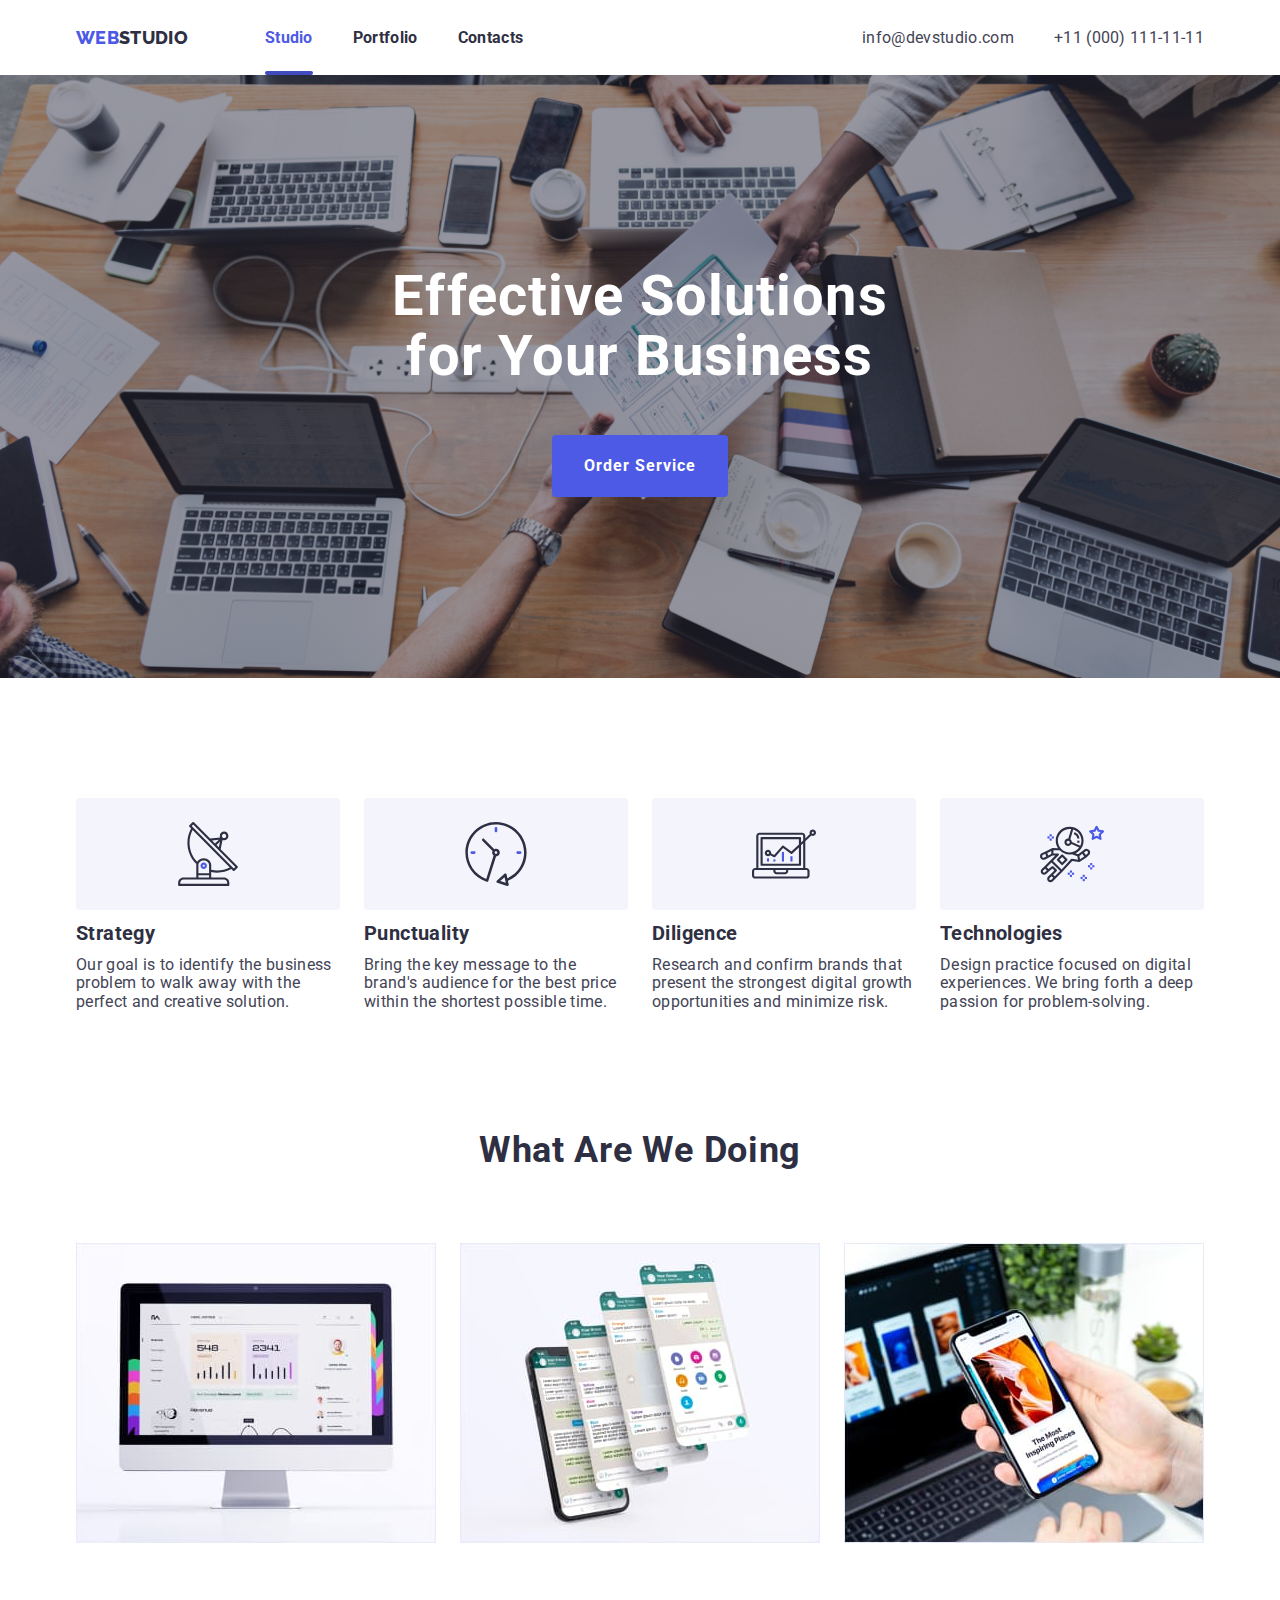
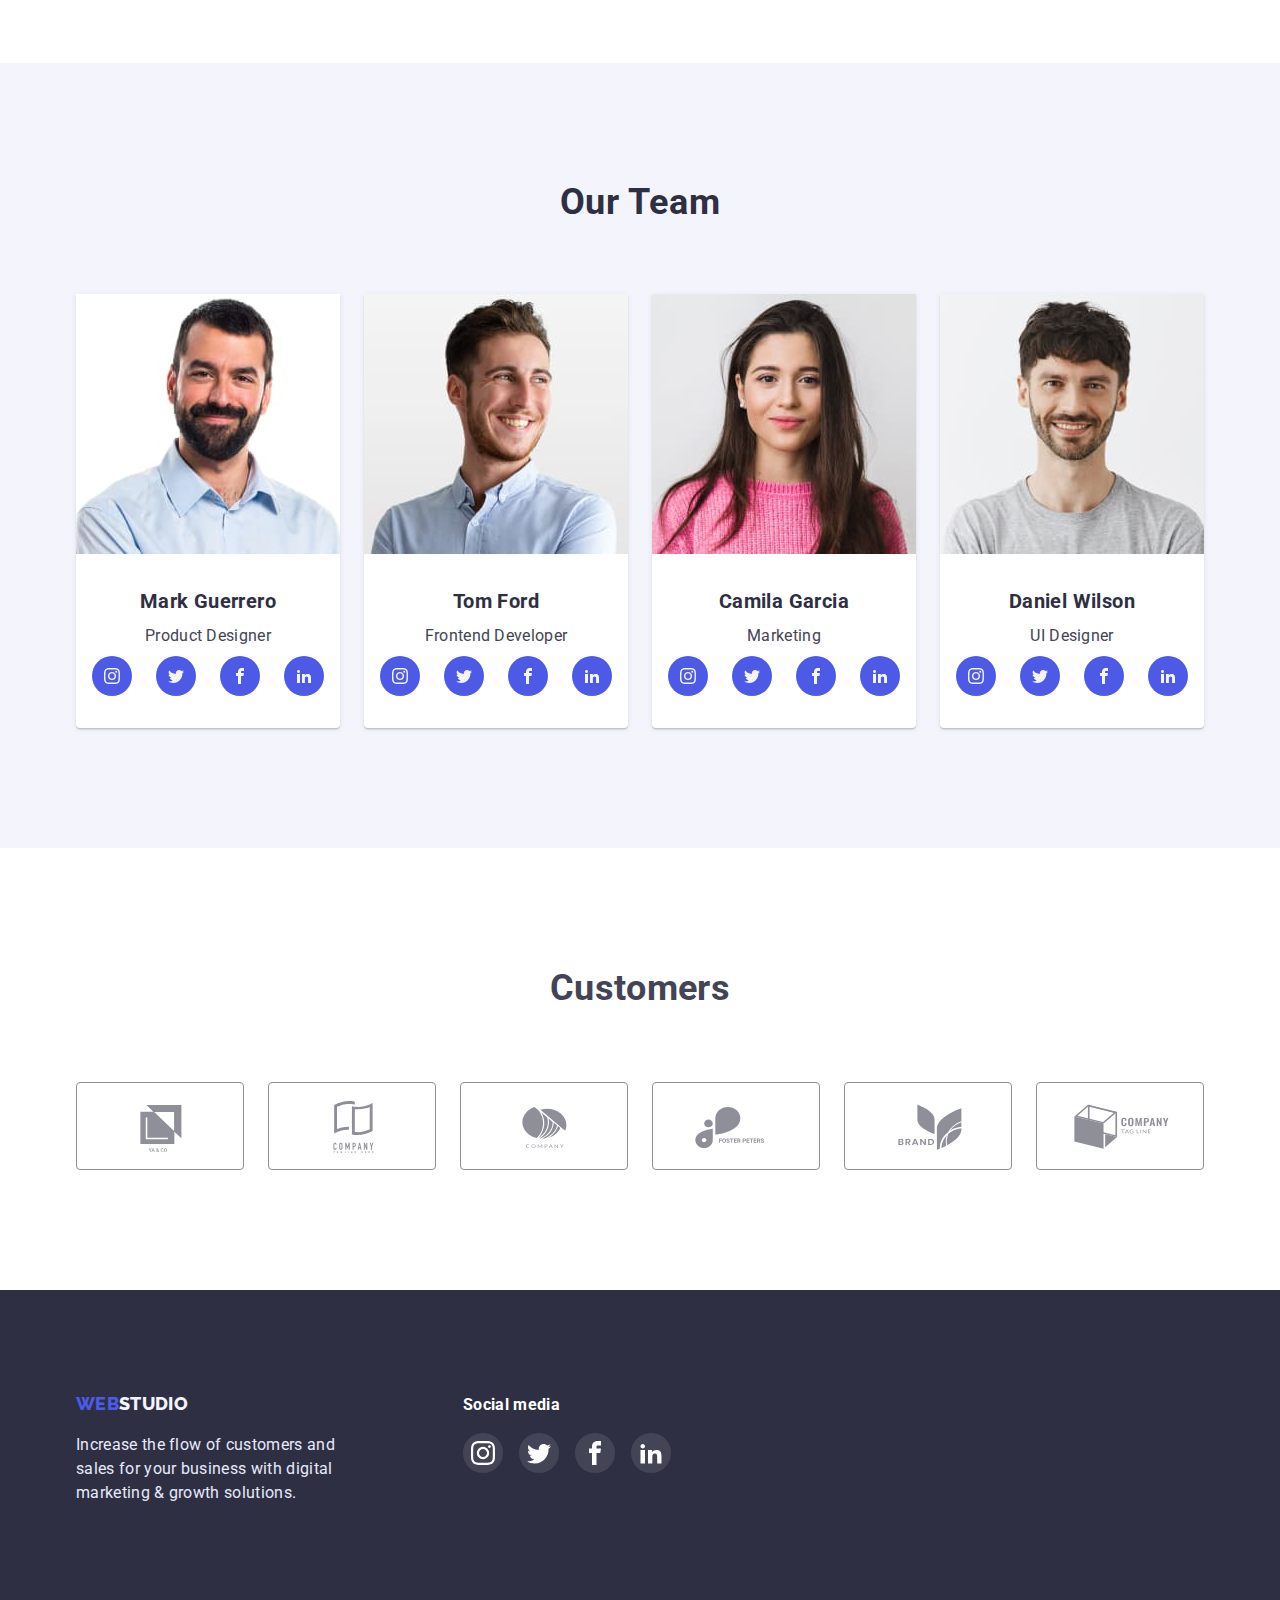
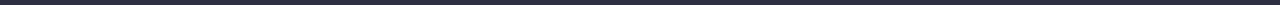
<file: index.html>
<!DOCTYPE html>
<html lang="en">
  <head>
    <meta charset="UTF-8">
    <meta http-equiv="X-UA-Compatible" content="IE=edge">
    <meta name="viewport" content="width=device-width, initial-scale=1.0">
    <title>WebStudio</title>
    <link rel="stylesheet" href="./css/modern-normalize.css">
    <link rel="stylesheet" href="https://cdnjs.cloudflare.com/ajax/libs/modern-normalize/1.1.0/modern-normalize.min.css" integrity="sha512-wpPYUAdjBVSE4KJnH1VR1HeZfpl1ub8YT/NKx4PuQ5NmX2tKuGu6U/JRp5y+Y8XG2tV+wKQpNHVUX03MfMFn9Q==" crossorigin="anonymous" referrerpolicy="no-referrer" />
    <link rel="stylesheet" href="./css/style.css">
    <link rel="preconnect" href="https://fonts.googleapis.com">
    <link rel="preconnect" href="https://fonts.gstatic.com" crossorigin>
    <link href="https://fonts.googleapis.com/css2?family=Raleway:wght@800&family=Roboto:wght@400;500;700;900&display=swap" rel="stylesheet">
  </head>
  <body>
    <header class="head-main">
      <!-- logo site -->
      <div class="container top-line">
        <a href="./index.html" class="logo"><span class="logoweb">Web</span>Studio</a>
        <!-- navigation -->
      <nav class="nav-list-site">
        <ul class="nav-site" >
          <li class="pages-nav"><a class="link-nav current" href="./index.html">Studio</a></li>
          <li class="pages-nav"><a class="link-nav" href="./portfolio.html">Portfolio</a></li>
          <li class="pages-nav"><a class="link-nav" href="#">Contacts</a></li>
        </ul>
      </nav>
      <ul class="nav-contacts">
        <li class="connection"><a class="contacts mail" href="mailto:info@devstudio.com">info@devstudio.com</a></li>
        <li class="connection"><a class="contacts tel" href="tell:+110001111111">+11 (000) 111-11-11</a></li>
      </ul>
      </div>
    </header>
    <main>
      <!-- button -->

      <!-- modal window -->
      <div class="backdrop is-hidden" data-modal>
        <div class="modal">
          <button class="close-black" data-modal-close>
            <svg class="svg-close-black">
              <use href="./images/symbol-defs.svg#close-black"></use>
            </svg>
          </button>
        </div>
      </div>
      <!-- order button -->
      <section class="hero">
        <div class="container">
          <h1 class="title-but">Effective Solutions for Your Business</h1>
          <button type="button" class="order-button" data-modal-open>Order Service</button>
        </div>
      </section>
      <!-- features -->
      <section class="features-list">
        <div class="container">
          <h2 class="visually-hidden">our features</h2>
        <ul class="basic-list-features">
          <li class="text-features">
            <div class="qualities-icon">
              <svg class="icon-group" width="64" height="64">
                  <use href="./images/symbol-defs.svg#antenna"></use>
              </svg>
          </div>
            <h3 class="subsection-title">Strategy</h3>
            <p>
              Our goal is to identify the business problem to walk away with the
              perfect and creative solution.
            </p>
          </li>
          <li class="text-features">
            <div class="qualities-icon">
              <svg class="icon-group" width="64" height="64">
                  <use href="./images/symbol-defs.svg#clock"></use>
              </svg>
          </div>
            <h3 class="subsection-title">Punctuality</h3>
            <p>
              Bring the key message to the brand's audience for the best price
              within the shortest possible time.
            </p>
          </li>
          <li class="text-features">
            <div class="qualities-icon">
              <svg class="icon-group" width="64" height="64">
                  <use href="./images/symbol-defs.svg#diagram"></use>
              </svg>
          </div>
            <h3 class="subsection-title">Diligence</h3>
            <p>
              Research and confirm brands that present the strongest digital
              growth opportunities and minimize risk.
            </p>
          </li>
          <li class="text-features">
            <div class="qualities-icon">
              <svg class="icon-group" width="64" height="64">
                  <use href="./images/symbol-defs.svg#astronaut"></use>
              </svg>
          </div>
            <h3 class="subsection-title">Technologies</h3>
            <p>
              Design practice focused on digital experiences. We bring forth a
              deep passion for problem-solving.
            </p>
          </li>
        </ul>
        </div>
      </section>
      <section class="doing">
       <div class="container">
        <h2 class="second-title">What are we doing</h2>
        <ul class="samples">
          <li class="item-samples">
            <img 
            src="./images/comp.jpg" 
            alt="comp" 
            width="360" 
            height="300" 
            />
          </li>
          <li class="item-samples">
            <img
              src="./images/teleph.jpg"
              alt="telephone"
              width="360"
              height="300"
            />
          </li>
          <li class="item-samples">
            <img
              src="./images/telcomp.jpg"
              alt="computer and telephone"
              width="360"
              height="300"
            />
          </li>
        </ul>
       </div>
      </section>
      <section class="team">
        <div class="container">
          <h2 class="second-title">Our Team</h2>
        <ul class="our-team">
          <li class="member">
            <img
              src="./images/mark.jpg"
              alt="Mark Guerrero"
              width="264"
              height="260"
            />
            <div class="container-member">
              <h3 class="subsection-title team-name">Mark Guerrero</h3>
              <p class="our-work team-name">Product Designer</p>
              <ul class="team-soc-list">
                <li class="team-soc-item">
                    <a href="https://www.instagram.com/" class="team-soc-link">
                        <svg class="team-soc-icon" width="16" height="16">
                            <use href="./images/symbol-defs.svg#instagram">    
                            </use>
                        </svg>
                    </a>
                </li>
                <li class="team-soc-item">
                    <a href="https://twitter.com/" class="team-soc-link">
                        <svg class="team-soc-icon" width="16" height="16">
                            <use href="./images/symbol-defs.svg#twitter">
                            </use>
                        </svg>
                    </a>
                </li>
                <li class="team-soc-item">
                    <a href="https://uk-ua.facebook.com/" class="team-soc-link">
                        <svg class="team-soc-icon" width="16" height="16">
                            <use href="./images/symbol-defs.svg#facebook">
                            </use>
                        </svg>
                    </a>
                </li>
                <li class="team-soc-item">
                    <a href="https://ua.linkedin.com/" class="team-soc-link">
                        <svg class="team-soc-icon" width="16" height="16">
                            <use href="./images/symbol-defs.svg#linkedin2">
                            </use>
                        </svg>
                    </a>
                </li>
            </ul>
            </div>
          </li>
          <li class="member">
            <img
              src="./images/tom.jpg"
              alt="Tom Ford"
              width="264"
              height="260"
            />
            <div class="container-member">
              <h3 class="subsection-title team-name">Tom Ford</h3>
              <p class="our-work team-name">Frontend Developer</p>
              <ul class="team-soc-list">
                <li class="team-soc-item">
                    <a href="https://www.instagram.com/" class="team-soc-link">
                        <svg class="team-soc-icon" width="16" height="16">
                            <use href="./images/symbol-defs.svg#instagram">    
                            </use>
                        </svg>
                    </a>
                </li>
                <li class="team-soc-item">
                    <a href="https://twitter.com/" class="team-soc-link">
                        <svg class="team-soc-icon" width="16" height="16">
                            <use href="./images/symbol-defs.svg#twitter">
                            </use>
                        </svg>
                    </a>
                </li>
                <li class="team-soc-item">
                    <a href="https://uk-ua.facebook.com/" class="team-soc-link">
                        <svg class="team-soc-icon" width="16" height="16">
                            <use href="./images/symbol-defs.svg#facebook">
                            </use>
                        </svg>
                    </a>
                </li>
                <li class="team-soc-item">
                    <a href="https://ua.linkedin.com/" class="team-soc-link">
                        <svg class="team-soc-icon" width="16" height="16">
                            <use href="./images/symbol-defs.svg#linkedin2">
                            </use>
                        </svg>
                    </a>
                </li>
            </ul>
            </div>
          </li>
          <li class="member">
            <img
              src="./images/camila.jpg"
              alt="Camila Garcia"
              width="264"
              height="260"
            />
            <div class="container-member">
              <h3 class="subsection-title team-name">Camila Garcia</h3>
              <p class="our-work team-name">Marketing</p>
              <ul class="team-soc-list">
                <li class="team-soc-item">
                    <a href="https://www.instagram.com/" class="team-soc-link">
                        <svg class="team-soc-icon" width="16" height="16">
                            <use href="./images/symbol-defs.svg#instagram">    
                            </use>
                        </svg>
                    </a>
                </li>
                <li class="team-soc-item">
                    <a href="https://twitter.com/" class="team-soc-link">
                        <svg class="team-soc-icon" width="16" height="16">
                            <use href="./images/symbol-defs.svg#twitter">
                            </use>
                        </svg>
                    </a>
                </li>
                <li class="team-soc-item">
                    <a href="https://uk-ua.facebook.com/" class="team-soc-link">
                        <svg class="team-soc-icon" width="16" height="16">
                            <use href="./images/symbol-defs.svg#facebook">
                            </use>
                        </svg>
                    </a>
                </li>
                <li class="team-soc-item">
                    <a href="https://ua.linkedin.com/" class="team-soc-link">
                        <svg class="team-soc-icon" width="16" height="16">
                            <use href="./images/symbol-defs.svg#linkedin2">
                            </use>
                        </svg>
                    </a>
                </li>
            </ul>
            </div>
          </li>
          <li class="member">
            <img
              src="./images/daniel.jpg"
              alt="Daniel Wilson"
              width="264"
              height="260"
            />
            <div class="container-member">
              <h3 class="subsection-title team-name">Daniel Wilson</h3>
              <p class="our-work team-name">UI Designer</p>
              <ul class="team-soc-list">
                <li class="team-soc-item">
                    <a href="https://www.instagram.com/" class="team-soc-link">
                        <svg class="team-soc-icon" width="16" height="16">
                            <use href="./images/symbol-defs.svg#instagram">    
                            </use>
                        </svg>
                    </a>
                </li>
                <li class="team-soc-item">
                    <a href="https://twitter.com/" class="team-soc-link">
                        <svg class="team-soc-icon" width="16" height="16">
                            <use href="./images/symbol-defs.svg#twitter">
                            </use>
                        </svg>
                    </a>
                </li>
                <li class="team-soc-item">
                    <a href="https://uk-ua.facebook.com/" class="team-soc-link">
                        <svg class="team-soc-icon" width="16" height="16">
                            <use href="./images/symbol-defs.svg#facebook">
                            </use>
                        </svg>
                    </a>
                </li>
                <li class="team-soc-item">
                    <a href="https://ua.linkedin.com/" class="team-soc-link">
                        <svg class="team-soc-icon" width="16" height="16">
                            <use href="./images/symbol-defs.svg#linkedin2">
                            </use>
                        </svg>
                    </a>
                </li>
            </ul>
            </div>
          </li>
        </ul>
        </div>
      </section>
      <section class="customers">
        <div class="container">
            <h2 class="customers-title">Customers</h2>
            <ul class="customers-list">
            <li class="customers-item">
                <a href="#" class="customers-link">
                    <svg class="customers-icon" width="104" height="56">
                        <use href="./images/symbol-defs.svg#group-one">
                        </use>
                    </svg>
                </a>
            </li>
            <li class="customers-item">
                <a href="#" class="customers-link">
                    <svg class="customers-icon" width="104" height="56">
                        <use href="./images/symbol-defs.svg#group-two">
                        </use>
                    </svg>
                </a>
            </li>
            <li class="customers-item"><a href="#" class="customers-link">
                    <svg class="customers-icon" width="104" height="56">
                        <use href="./images/symbol-defs.svg#group-three">
                        </use>
                    </svg>
                </a>
            </li>
            <li class="customers-item">
                <a href="#" class="customers-link">
                    <svg class="customers-icon" width="104" height="56">
                        <use href="./images/symbol-defs.svg#group-four">
                        </use>
                    </svg>
                </a>
            </li>
            <li class="customers-item">
                <a href="#" class="customers-link">
                    <svg class="customers-icon" width="104" height="56">
                        <use href="./images/symbol-defs.svg#logo">
                        </use>
                    </svg>
                </a>
            </li>
            <li class="customers-item">
                <a href="#" class="customers-link">
                    <svg class="customers-icon" width="104" height="56">
                        <use href="./images/symbol-defs.svg#group-five">
                        </use>
                    </svg>
                </a>
            </li>
            </ul>
        </div>
    </section>
    </main>
    <footer class="footer">
      <div class="container footer-container">
        <div class="down-site">
          <a href="./index.html" class="logo-footer"><span class="logo-back">Web</span>Studio</a>
        <p class="down">
          Increase the flow of customers and sales for your business with digital
          marketing & growth solutions.
        </p>
        </div>
        <div class="social-media">
          <p class="media-title">Social media</p>
          <ul class="media-list">
              <li class="media-list-item">
                  <a href="https://www.instagram.com/" class="media-list-link">
                      <svg class="media-list-icon" width="24" height="24">
                          <use href="./images/symbol-defs.svg#instagram">
                          </use>
                      </svg>
                  </a>
              </li>
              <li class="media-list-item">
                  <a href="https://twitter.com/" class="media-list-link">
                      <svg class="media-list-icon" width="24" height="24">
                          <use href="./images/symbol-defs.svg#twitter">
                          </use>
                      </svg>
                  </a>
              </li>
              <li class="media-list-item">
                  <a href="https://uk-ua.facebook.com/" class="media-list-link">
                      <svg class="media-list-icon" width="24" height="24">
                          <use href="./images/symbol-defs.svg#facebook">
                          </use>
                      </svg>
                  </a>
              </li>
              <li class="media-list-item">
                  <a href="https://ua.linkedin.com/" class="media-list-link">
                      <svg class="media-list-icon" width="24" height="24">
                          <use href="./images/symbol-defs.svg#linkedin2">
                          </use>
                      </svg>
                  </a>
              </li>
          </ul>
      </div>
      </div>
    </footer>
    <script src="./js/modal.js"></script>
  </body>
</html>
</file>
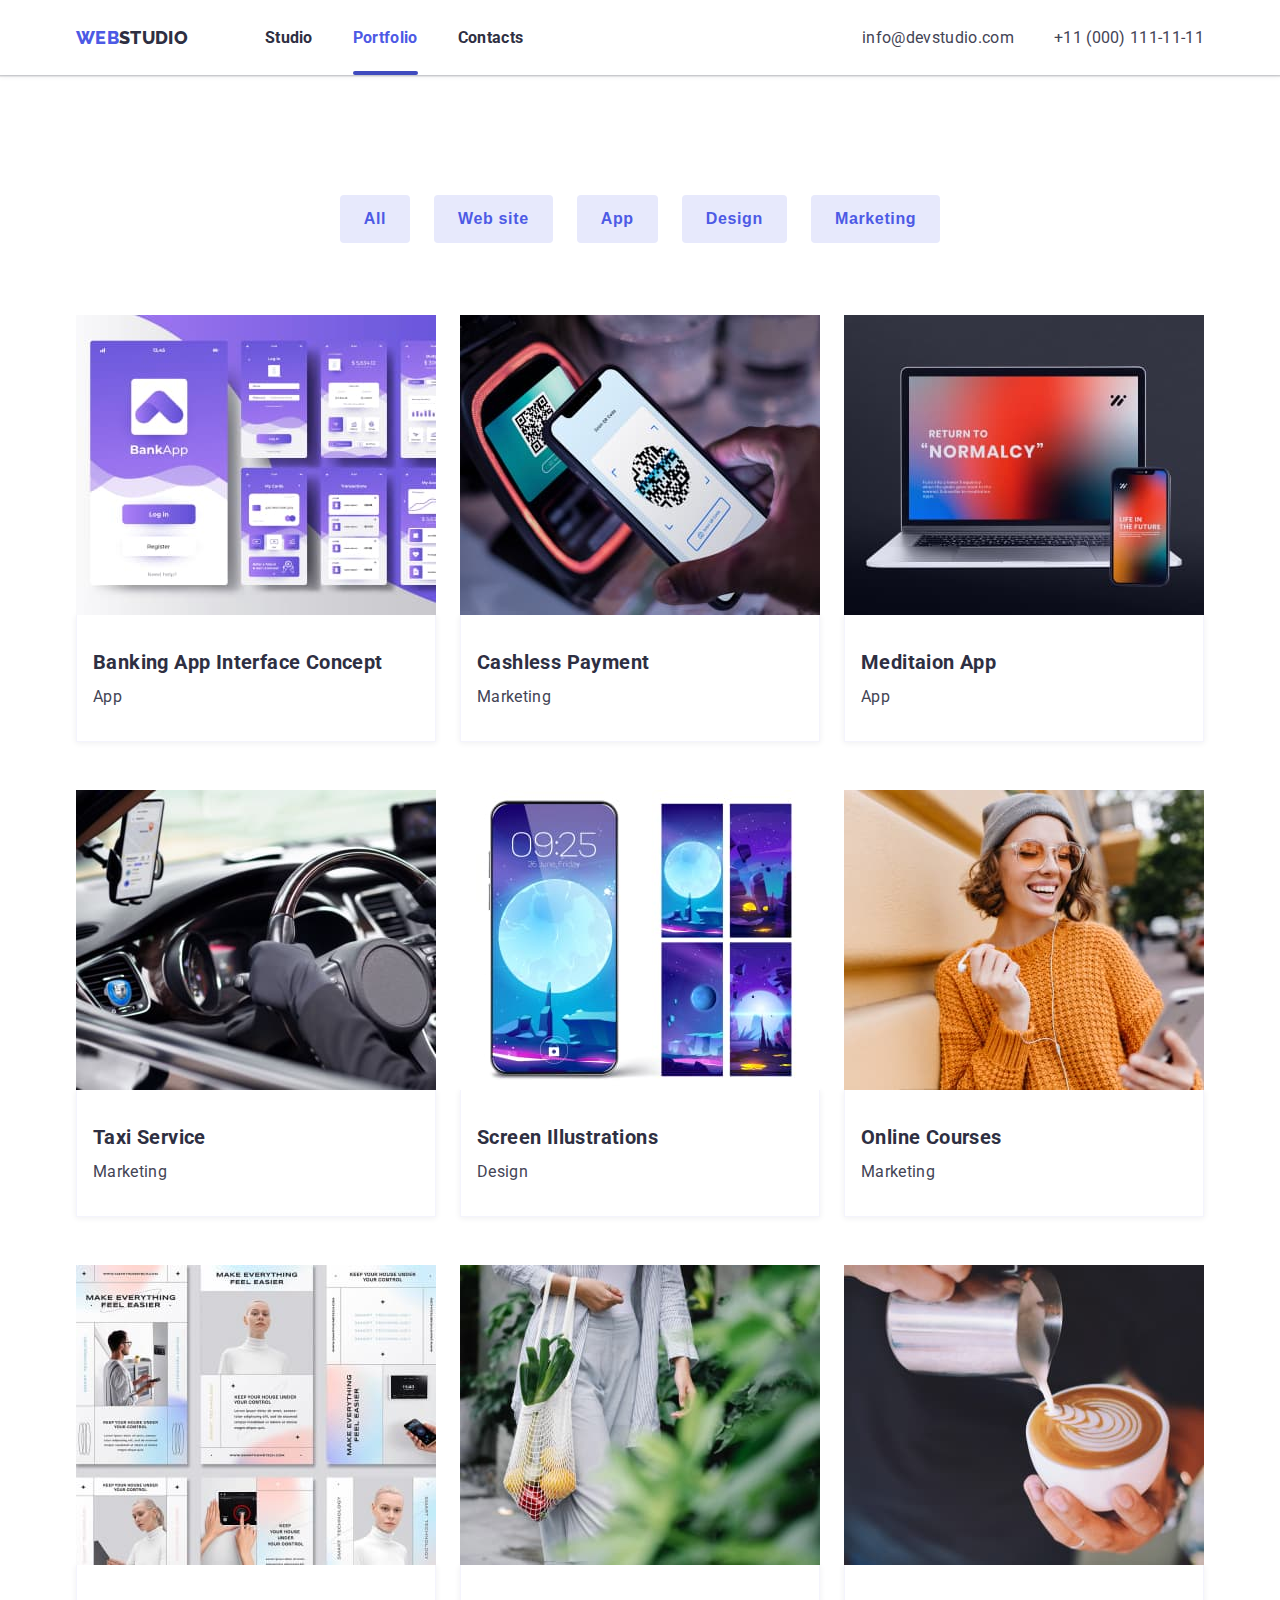
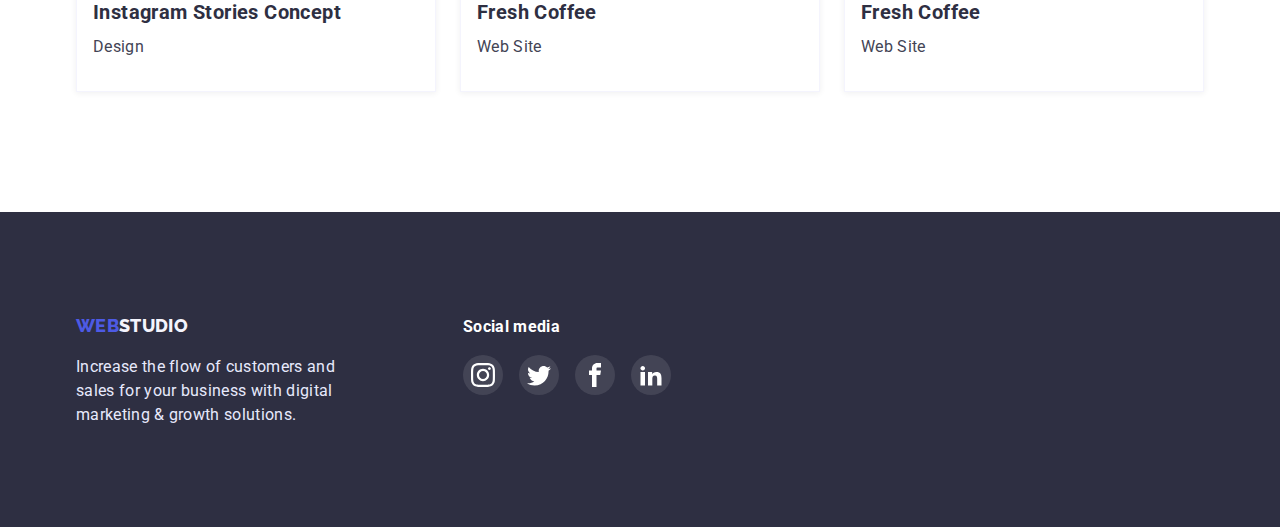
<file: portfolio.html>
<!DOCTYPE html>
<html lang="en">
  <head>
    <meta charset="UTF-8" />
    <meta http-equiv="X-UA-Compatible" content="IE=edge" />
    <meta name="viewport" content="width=device-width, initial-scale=1.0" />
    <title>Portfolio</title>
    <link rel="stylesheet" href="./css/style.css" />
    <link rel="preconnect" href="https://fonts.googleapis.com">
    <link rel="preconnect" href="https://fonts.gstatic.com" crossorigin>
    <link href="https://fonts.googleapis.com/css2?family=Raleway:wght@800&family=Roboto:wght@400;500;700;900&display=swap" rel="stylesheet">
  </head>
  <body>
    <header class="head-main">
      <!-- logo site -->
      <div class="container top-line">
        <a href="./index.html" class="logo"><span class="logoweb">Web</span>Studio</a>
        <!-- navigation -->
      <nav class="nav-list-site">
        <ul class="nav-site" >
          <li class="pages-nav"><a class="link-nav" href="./index.html">Studio</a></li>
          <li class="pages-nav"><a class="link-nav current" href="./portfolio.html">Portfolio</a></li>
          <li class="pages-nav"><a class="link-nav" href="#">Contacts</a></li>
        </ul>
      </nav>
      <ul class="nav-contacts">
        <li class="connection"><a class="contacts mail" href="mailto:info@devstudio.com">info@devstudio.com</a></li>
        <li class="connection"><a class="contacts tel" href="tell:+110001111111">+11 (000) 111-11-11</a></li>
      </ul>
      </div>
    </header>
    <main>
      <!-- button and projects-->
      <section class="buttons">
        <div class="container">
          <h1 class="visually-hidden">Portfolio</h1>
          <ul class="button-type">
            <li><button class="portfolio-button" type="button">All</button></li>
            <li><button class="portfolio-button" type="button">Web site</button></li>
            <li><button class="portfolio-button" type="button">App</button></li>
            <li><button class="portfolio-button" type="button">Design</button></li>
            <li><button class="portfolio-button" type="button">Marketing</button></li>
          </ul>
          <ul class="our-services">
            <li class="services item-portf">
              <a href="#" class="portfolio-link">
                <div class="product-discription">
                    <img class="portfolio-basic-img" src="./images/onephoto.jpg" alt="bankapp" width="360" height="300" />
                  <div class="portfolio-overlay">
                    <p class="sliding-text">
                    14 Stylish and User-Friendly App Design Concepts · Task Manager App · 
                    Calorie Tracker App · Exotic Fruit Ecommerce App · Cloud Storage App
                    </p>
                  </div>
                </div>
              <div class="info">
                <h3 class="subsection-title project">Banking App Interface Concept</h3> <p class="name-project">App</p>
              </div>
              </a>
            </li>
            <li class="services item-portf">
              <a href="#" class="portfolio-link">
                <div class="product-discription">
                  <img src="./images/twophoto.jpg" alt="telephone pay" width="360" height="300" />
                <div class="portfolio-overlay">
                  <p class="sliding-text">
                  14 Stylish and User-Friendly App Design Concepts · Task Manager App · 
                  Calorie Tracker App · Exotic Fruit Ecommerce App · Cloud Storage App
                  </p>
                </div>
                </div>
              <div class="info">
                <h3 class="subsection-title project">Cashless Payment</h3> <p class="name-project">Marketing</p>
              </div>
              </a>
            </li>
            <li class="services item-portf">
              <a href="" class="portfolio-link">
                <div class="product-discription">
                  <img src="./images/threephoto.jpg" alt="notebook + phone" width="360" height="300" />
                <div class="portfolio-overlay">
                  <p class="sliding-text">
                  14 Stylish and User-Friendly App Design Concepts · Task Manager App · 
                  Calorie Tracker App · Exotic Fruit Ecommerce App · Cloud Storage App
                  </p>
                </div>
                </div>
              <div class="info">
                <h3 class="subsection-title project">Meditaion App</h3> <p class="name-project">App</p>
              </div>
              </a>
            </li>
            <li class="services item-portf">
              <a href="" class="portfolio-link">
                <div class="product-discription">
                  <img src="./images/fourphoto.jpg" alt="steering wheel" width="360" height="300" />
                <div class="portfolio-overlay">
                  <p class="sliding-text">
                  14 Stylish and User-Friendly App Design Concepts · Task Manager App · 
                  Calorie Tracker App · Exotic Fruit Ecommerce App · Cloud Storage App
                  </p>
                </div>
                </div>
              <div class="info">
                <h3 class="subsection-title project">Taxi Service</h3> <p class="name-project">Marketing</p>
              </div>
              </a>
            </li>
            <li class="services item-portf">
              <a href="" class="portfolio-link">
                <div class="product-discription">
                  <img src="./images/fivephoto.jpg" alt="phone" width="360" height="300" />
                <div class="portfolio-overlay">
                  <p class="sliding-text">
                  14 Stylish and User-Friendly App Design Concepts · Task Manager App · 
                  Calorie Tracker App · Exotic Fruit Ecommerce App · Cloud Storage App
                  </p>
                </div>
                </div>
              <div class="info">
                <h3 class="subsection-title project">Screen Illustrations</h3> <p class="name-project">Design</p>
              </div>
              </a>
            </li>
            <li class="services item-portf">
              <a href="" class="portfolio-link">
                <div class="product-discription">
                  <img src="./images/sixphoto.jpg" alt="young woman" width="360" height="300" />
                <div class="portfolio-overlay">
                  <p class="sliding-text">
                  14 Stylish and User-Friendly App Design Concepts · Task Manager App · 
                  Calorie Tracker App · Exotic Fruit Ecommerce App · Cloud Storage App
                  </p>
                </div>
                </div>
              <div class="info">
                <h3 class="subsection-title project">Online Courses</h3> <p class="name-project">Marketing</p>
              </div>
              </a>
            </li>
            <li class="services item-portf">
              <a href="" class="portfolio-link">
                <div class="product-discription">
                  <img src="./images/sevenphoto.jpg" alt="make everything feel easier" width="360" height="300" />
                <div class="portfolio-overlay">
                  <p class="sliding-text">
                  14 Stylish and User-Friendly App Design Concepts · Task Manager App · 
                  Calorie Tracker App · Exotic Fruit Ecommerce App · Cloud Storage App
                  </p>
                </div>
                </div>
              <div class="info">
                <h3 class="subsection-title project">Instagram Stories Concept</h3> <p class="name-project">Design</p>
              </div>
              </a>
            </li>
            <li class="services item-portf">
              <a href="" class="portfolio-link">
                <div class="product-discription">
                  <img src="./images/ninephoto.jpg" alt="girl and food" width="360" height="300" />
                <div class="portfolio-overlay">
                  <p class="sliding-text">
                  14 Stylish and User-Friendly App Design Concepts · Task Manager App · 
                  Calorie Tracker App · Exotic Fruit Ecommerce App · Cloud Storage App
                  </p>
                </div>
                </div>
              <div class="info">
                <h3 class="subsection-title project">Fresh Coffee</h3> <p class="name-project">Web Site</p>
              </div>
              </a>
            </li>
            <li class="services item-portf">
              <a href="" class="portfolio-link">
                <div class="product-discription">
                  <img src="./images/eightphoto.jpg" alt="coffee" width="360" height="300" />
                <div class="portfolio-overlay">
                  <p class="sliding-text">
                  14 Stylish and User-Friendly App Design Concepts · Task Manager App · 
                  Calorie Tracker App · Exotic Fruit Ecommerce App · Cloud Storage App
                  </p>
                </div>
                </div>
              <div class="info">
                <h3 class="subsection-title project">Fresh Coffee</h3> <p class="name-project">Web Site</p>
              </div>
              </a>
            </li>
          </ul>
        </div>
      </section>
    </main>
    <footer class="footer">
        <div class="container footer-container">
          <div class="down-site">
            <a href="./index.html" class="logo-footer"><span class="logo-back">Web</span>Studio</a>
          <p class="down">
            Increase the flow of customers and sales for your business with digital
            marketing & growth solutions.
          </p>
          </div>
          <div class="social-media">
            <p class="media-title">Social media</p>
            <ul class="media-list">
                <li class="media-list-item">
                    <a href="https://www.instagram.com/" class="media-list-link">
                        <svg class="media-list-icon" width="24" height="24">
                            <use href="./images/symbol-defs.svg#instagram">
                            </use>
                        </svg>
                    </a>
                </li>
                <li class="media-list-item">
                    <a href="https://twitter.com/" class="media-list-link">
                        <svg class="media-list-icon" width="24" height="24">
                            <use href="./images/symbol-defs.svg#twitter">
                            </use>
                        </svg>
                    </a>
                </li>
                <li class="media-list-item">
                    <a href="https://uk-ua.facebook.com/" class="media-list-link">
                        <svg class="media-list-icon" width="24" height="24">
                            <use href="./images/symbol-defs.svg#facebook">
                            </use>
                        </svg>
                    </a>
                </li>
                <li class="media-list-item">
                    <a href="https://ua.linkedin.com/" class="media-list-link">
                        <svg class="media-list-icon" width="24" height="24">
                            <use href="./images/symbol-defs.svg#linkedin2">
                            </use>
                        </svg>
                    </a>
                </li>
            </ul>
        </div>
        </div>
      </footer>
      <script src="./js/modal.js"></script>
  </body>
</html>
</file>
<file: css/style.css>
:root {
    --main-text-color: #2E2F42;
    --secondary-text-color: #ffffff;
    --ouwer-text-color: #434455;
    --acent-color: #4D5AE5;
    --contener-color: #eeeeee;
    --logo-color-text: #2E2F42;
    --buttons-port-color: #f5f4fa;
    --footer-text-color: rgba(255, 255, 255, 0.6);
    --background-footer-color: #2E2F42;
    --background-section: #F4F4FD;
    --line-color: #ececec;
    --background-color: #ffffff;
    --logo-footer-color-text: #F4F4FD;
    --down-color-text: #E7E9FC;
    --buttom-color: #404BBF;
    --second-buttom-color: #E7E9FC;
    --footer-link-color: #31D0AA;
    --header-shadow: 0px 2px 1px rgba(46, 47, 66, 0.08),
    0px 1px 1px rgba(46, 47, 66, 0.16), 0px 1px 6px rgba(46, 47, 66, 0.08);
    --sadow-card:0px 1px 6px rgba(46, 47, 66, 0.08), 0px 1px 1px rgba(46, 47, 66, 0.16), 0px 2px 1px rgba(46, 47, 66, 0.08);
  }
  *{
    box-sizing: border-box;
    margin: 0;
    padding: 0;
  } 
  
  h1,
  h2,
  h3,
  p {
    margin: 0;
  }
  
  .container {
    width: 1158px;
    padding-left: 15px;
    padding-right: 15px;
    margin-left: auto;
    margin-right: auto;
    align-items: center;
  }
  
  img {
    display: block;
    max-width: 100%;
    height: auto;
  }
  
  /* prittier links */
  ul {
    list-style: none;
  }
  
  a {
    text-decoration: none;
    font-style: normal;
  }
  
  /* main index */
  body {
    background-color: var(--background-color);
    color: var(--main-text-color);
    font-family: 'Roboto', sans-serif;
    font-size: 16px;
    letter-spacing: 0.02em;
  }
  
  header{
    box-shadow: var(--header-shadow);
  }
  /* top line site */
  .top-line{
    max-width: 1158px;
    padding: 0 15px;
    margin: 0 auto;
    display: flex;
    align-items: center;
  }
  /* site logo */
  .logo {
    color: var(--logo-color-text);
    font-family: 'Raleway';
    font-weight: 800;
    font-size: 18px;
    line-height: 1.5;
    text-transform: uppercase;
    padding-top: 24px;
    padding-bottom: 24px;
    margin-right: 77px;
  }
  
  .logoweb {
    color: var(--acent-color);
  }
  /* link site */
  .nav-list-site{
    display: flex;
    align-items: center;
  }
  
  .nav-site {
    display: flex;
    align-items: center;
  
  }

  .link-nav {
    color: var(--main-text-color);
    font-weight: 700;
    line-height: 1.5;
    font-size: 16px;
    letter-spacing: 0.02em;
    position: relative;
    padding: 28px 0;
    transition-property: color;
    transition-duration: 250ms;
    transition-timing-function: cubic-bezier(0.4, 0, 0.2, 1);
  }
  .pages-nav:not(:last-child){
    margin-right: 40px;
  }

  .page-nav {
    
  }

  .link-nav:hover,
  .link-nav:focus {
    color: var(--acent-color);
  }
  .nav-site, .link-nav.current {
    color: var(--acent-color);
  }

  .current::after {
    content: "";
    position: absolute;
    width: 100%;
    height: 4px;
    left: 0;
    bottom: 0;
    background: var(--buttom-color);
    border-radius: 2px;
}
  /* contacts */
  .nav-contacts{
    margin-left: auto;
    display: flex;
    align-items: center;
  }
  .connection:not(:last-child) {
    margin-right: 40px;
  }
  .contacts {
    color: var(--ouwer-text-color);
    line-height: 24px;
    font-size: 16px;
    letter-spacing: 0.02em;
    display: block;
    width: 100%;
    padding: 24px 0;
    transition-property: color;
    transition-duration: 250ms;
    transition-timing-function: cubic-bezier(0.4, 0, 0.2, 1);
  }
  .contacts:hover,
  .contacts:focus {
    color: var(--acent-color);
  }
  /* hero */
  .hero{
    background-color: var(--background-footer-color);
    padding: 192px 0;
    text-align: center;
    background-image: linear-gradient(to right, rgba( 46, 47, 66, 0.5), rgba(46, 47, 66, 0.5)), url(../images/header.jpg);
    background-size: cover;
    background-repeat: no-repeat;
    background-position: center; 
    max-width: 1440px;
    height: 603px;
    margin: 0 auto;
  
  }
  
  .title-but {
    max-width: 496px;
    margin: 0 auto 48px auto;
    color: var(--secondary-text-color);
    font-weight: 700;
    font-size: 56px;
    line-height: 1.07;
    text-align: center;
    letter-spacing: 0.02em;
  } 
  /* button */
  .order-button {
    color: var(--background-color);
    background-color: var(--acent-color);
    cursor: pointer;
    font-family: 'Roboto';
    font-weight: 700;
    font-size: 16px;
    line-height: 1.87;
    letter-spacing: 0.06em;
    display: inline-block;
    padding: 16px 32px;
    border-radius: 4px;
    border: none;
    min-width: 106px;
    text-align: center;
    transition-property: opacity, visibility, background-color;
    transition-duration: 250ms;
    transition-timing-function: cubic-bezier(0.4, 0, 0.2, 1);
  }
  
  .order-button:hover,
  .order-button:focus {
    background-color: var(--buttom-color);
  
  }

/* Modal window hero */
.backdrop {
  position: fixed;
  top: 0;
  left: 0;
  bottom: 0;
  right: 0;
  background-color: rgba(46, 47, 66, 0.4);

  opacity: 1;
  transition-duration: 250ms;
  transition-timing-function: cubic-bezier(0.4, 0, 0.2, 1);
}

.backdrop.is-hidden {
  opacity: 0;
  pointer-events: none;
  visibility: hidden;
  
}

.backdrop.is-hidden .modal {
  transform: translate(-50%, -50%) scale(0.9);
}

.modal {
  position: absolute;
  left: 50%;
  top: 50%;
  width: 478px;
  height: 576px;
  padding: 15px;
  background-color: #FCFCFC;
  box-shadow: 0px 1px 1px rgba(0, 0, 0, 0.14),
              0px 1px 3px rgba(0, 0, 0, 0.12),
              0px 2px 1px rgba(0, 0, 0, 0.2);
  border-radius: 4px;
  transform: translate(-50%, -50%) scale(1);
  transition: transform 250ms cubic-bezier(0.4, 0, 0.2, 1);
}

.close-black {
  position: absolute;
  top: 24px;
  right: 24px;

  display: flex;
  justify-content: center;
  align-items: center;

  background-color: var(--accent);
  border: 1px solid rgba(0, 0, 0, 0.1);
  border-radius: 50%;
  width: 24px;
  height: 24px;

  cursor: pointer;

  transition-duration: 250ms;
  transition-timing-function: cubic-bezier(0.4, 0, 0.2, 1);
}

.close-black:hover,
.close-black:focus {
  background-color: var(--down-color-text);
  box-shadow: 0px 1px 6px rgba(46, 47, 66, 0.08), 0px 1px 1px rgba(46, 47, 66, 0.16), 0px 2px 1px rgba(46, 47, 66, 0.08);
  border-radius: 50%;
}

.svg-close-black {
  width: 8px;
  height: 8px;
}


  /* our features */
  section {
    padding-bottom: 120px;
    padding-top: 120px;
  }
  .features-list{
    
  }
  .basic-list-features {
    display: flex;
  }
  .subsection-title {
    color: var(--main-text-color);
    font-weight: 700;
    font-size: 20px;
    line-height: 1.5; 
    letter-spacing: 0.02em;
    /* margin-top: 32px; */
    margin-bottom: 8px;
  }
  
  .visually-hidden {
    position: absolute;
    width: 1px;
    height: 1px;
    margin: -1px;
    border: 0;
    padding: 0;
    
    white-space: nowrap;
    clip-path: inset(100%);
    clip: rect(0 0 0 0);
    overflow: hidden;
  }
  .qualities-icon {
    width: 264px;
    height: 112px;
    display: flex;
    border-radius: 4px;
    background-color: var(--background-section);
    justify-content: center;
    align-items: center;
    margin-bottom: 8px;
    
  }
  
  .icon-group {
    fill: var(--secondary-text-color);
    
  }
  .text-features {
    color: var(--ouwer-text-color);
    /* line-height: 1.5; */
    letter-spacing: 0.02em;
  }
  .text-features:not(:last-child){
    margin-right: 24px;
  }
  /* what are we doing */
  .doing{
    padding-top: 0;
  }
  .second-title {
    margin-bottom: 72px;
    font-weight: 700;
    font-size: 36px;
    line-height: 1.1; 
    text-align: center;
    letter-spacing: 0.02em;
    text-transform: capitalize;
  }
  .samples{
    display: flex;
  
  }
  
  .item-samples:not(:last-child) {
    margin-right: 24px;
  
  }
  /* our team */
  .team{
    background-color: var(--background-section);
  }
  .our-team{
    display: flex;
  }
  .team-name {
    text-align: center;
  }
  .member{
    background-color: var(--background-color);
    box-shadow: var(--sadow-card);
    border-radius: 0px 0px 4px 4px;
  }
  .member:not(:last-child){
    margin-right: 24px;
  }
  .container-member{
    padding: 32px 0;
  }
  .our-work {
    color: var(--ouwer-text-color);
    line-height: 1.5;
    margin: 8px;
  }
  .team-soc-list {
    list-style: none;
    display: flex;
    gap: 24px;
    justify-content: center;
    
  }
  
  .team-soc-link {
    width: 40px;
    height: 40px;
    display: flex;
    border-radius: 50%;
    background-color: var(--acent-color);
    justify-content: center;
    align-items: center;

    transition-property: background-color, box-shadow;
    transition-duration: 250ms;
    transition-timing-function: cubic-bezier(0.4, 0, 0.2, 1);
  }
  .team-soc-icon {
    fill: var(--background-section);
  }
  .team-soc-link:hover,
  .team-soc-link:focus{
    box-shadow: 0px 3px 1px rgba(0, 0, 0, 0.1), 0px 2px 1px rgba(0, 0, 0, 0.08), 0px 2px 2px rgba(0, 0, 0, 0.12);
    background: #404BBF;
  }
  /* portfolio */
  
  /* button portfolio */
.portfolio-button {
  color: var(--acent-color);
  background-color: var(--second-buttom-color);
  font-family: 'Roboto' sans-serif;
  font-weight: 700;
  font-size: 16px;
  line-height: 1.5;
  cursor: pointer;
  letter-spacing: 0.04em;
  border: 1px transparent;
  border-radius: 4px;
  padding: 12px 24px;
  transition-property: background-color, box-shadow;
  transition-duration: 250ms;
  transition-timing-function: cubic-bezier(0.4, 0, 0.2, 1);
}
.portfolio-button:not(:last-child){
  margin-right: 72px;
}
.button-type{
  display: flex;
  justify-content: center;
  margin-bottom: 72px;
  gap: 24px;
}

.portfolio-button:hover,
.portfolio-button:focus,
.portfolio-button:active {
  color: var(--background-color);
  background-color: var(--acent-color);
  box-shadow: 0px 3px 1px rgba(0, 0, 0, 0.1), 0px 2px 1px rgba(0, 0, 0, 0.08), 0px 2px 2px rgba(0, 0, 0, 0.12);
}

.portfolio-link{
  display: block;
  transition-property: box-shadow;
  transition-duration: 250ms;
  transition-timing-function: cubic-bezier(0.4, 0, 0.2, 1);
}

.portfolio-link:hover,
.portfolio-link:focus{
  box-shadow: 0px 1px 6px rgba(46, 47, 66, 0.08), 0px 1px 1px rgba(46, 47, 66, 0.16), 0px 2px 1px rgba(46, 47, 66, 0.08);
}

.product-discription {
  position: relative;
  overflow: hidden;
}

.portfolio-link:hover .portfolio-overlay,
.portfolio-link:focus .portfolio-overlay {
    transform: translateY(-100%);
}

.portfolio-overlay {
  position: absolute;
  width: 100%;
  height: 100%;
  background-color: var(--acent-color);
  transform: translateY(0);
  transition: transform 250ms cubic-bezier(0.4, 0, 0.2, 1);
}

.portfolio-basic-img {
  display: block;
  max-width: 100%;
  height: auto;
}

.sliding-text {
  width: 296px;
  height: 96px;
  color: var(--background-section);
  font-size: 16px;
  line-height: 1.5;
  letter-spacing: 0.02em;
  position: absolute;
  top: 40px;
  left: 32px;
}
  
  /* project portfolio */

  /* /* .project {
    color: var(--main-text-color);
    font-weight: 700;
    font-size: 20px;
    line-height: 1.5; 
    letter-spacing: 0.02em;
  } */
  .name-project {
      margin-top: 8px;
      /* margin-bottom: 32px; */
      line-height: 1.5;
      color: var(--ouwer-text-color)
  }
  .project{
    margin: 0;
  }
  .info {
    padding: 32px 16px;
    border: 0.5px solid #f4f4fd;
    border-top: none;
    box-shadow: 0px 1px 6px rgba(46, 47, 66, 0.08);
  }
  .our-services {
    display: flex;
    flex-wrap: wrap;
    row-gap: 48px;
    column-gap: 24px;
  
  }
  .customers-title {
    margin-bottom: 72px;
    font-family: inherit;
    font-weight: 700;
    font-size: 36px;
    line-height: 1.16;
    text-align: center;
    color: var(--ouwer-text-color);
  }
  /* customers */
  .customers {
    padding-top: 120px;
    padding-bottom: 120px;
    
  }
  .customers-list {
    width: 100%;
    height: 100%;
    list-style: none;
    display: flex;
    align-items: center;
    justify-content: center;
    gap: 24px;
   
  }
  
  .customers-link {
    width: 168px;
    height: 88px;
    display: flex;
    justify-content: center;
    align-items: center;
    border: 1px solid currentColor;
    border-radius: 4px;
    color: #8E8F99;
    transition-property: color;
    transition-duration: 250ms;
    transition-timing-function: cubic-bezier(0.4, 0, 0.2, 1);
  }
  
  .customers-icon {
    fill: currentColor;
    
  }
  
  .customers-link:hover,
  .customers-link:focus {
   color: var(--acent-color);
  }
  
  .customers-item {
    align-items: center;
  }
  
  
  /* footer */
  .footer-container{
    display: flex;
    align-items: baseline;
  }
  .footer {
    background-color: var(--background-footer-color);
    padding: 100px 0;
  }
  .logo-footer{
    color: var(--logo-footer-color-text);
    font-family: 'Raleway';
    font-style: normal;
    font-weight: 800;
    font-size: 18px;
    line-height: 1.5;
    text-transform: uppercase;
  }
  .logo-back{
    color: var(--acent-color);
  }
  /* footer description */
  
  .down{
    color: var(--down-color-text);
    display: block;
    width: 264px;
    font-family: inherit;
    font-size: 16px;
    line-height: 1.5;
    letter-spacing: 0.02em;
    margin-top: 16px;
  }
  /* .down-site{
    display:block;
  } */
  .social-media{
    margin-left:123px;
  }
  .media-title {
    margin-bottom: 16px;
    font-family: inherit;
    font-weight: 700;
    font-size: 16px;
    line-height: 1.5;
    letter-spacing: 0.02em;
    color: var(--secondary-text-color)
  }
  
  .media-list {
    display: flex;
    list-style: none;
    grid-gap: 16px;
  
  }
  
  .media-list-link {
    width: 40px;
    height: 40px;
    display: flex;
    border-radius: 50%;
    justify-content: center;
    align-items: center;
    color: var(--secondary-text-color);
    background-color: rgba(255, 255, 255, 0.1);

    transition-property: background-color;
    transition-duration: 250ms;
    transition-timing-function: cubic-bezier(0.4, 0, 0.2, 1);
  }
  
  .media-list-link:hover,
  .media-list-link:focus {
    /* color: var(--secondary-text-color);  */
    background-color: #31D0AA;
  }
  
  .media-list-icon {
    fill: currentColor;
  }
</file>
